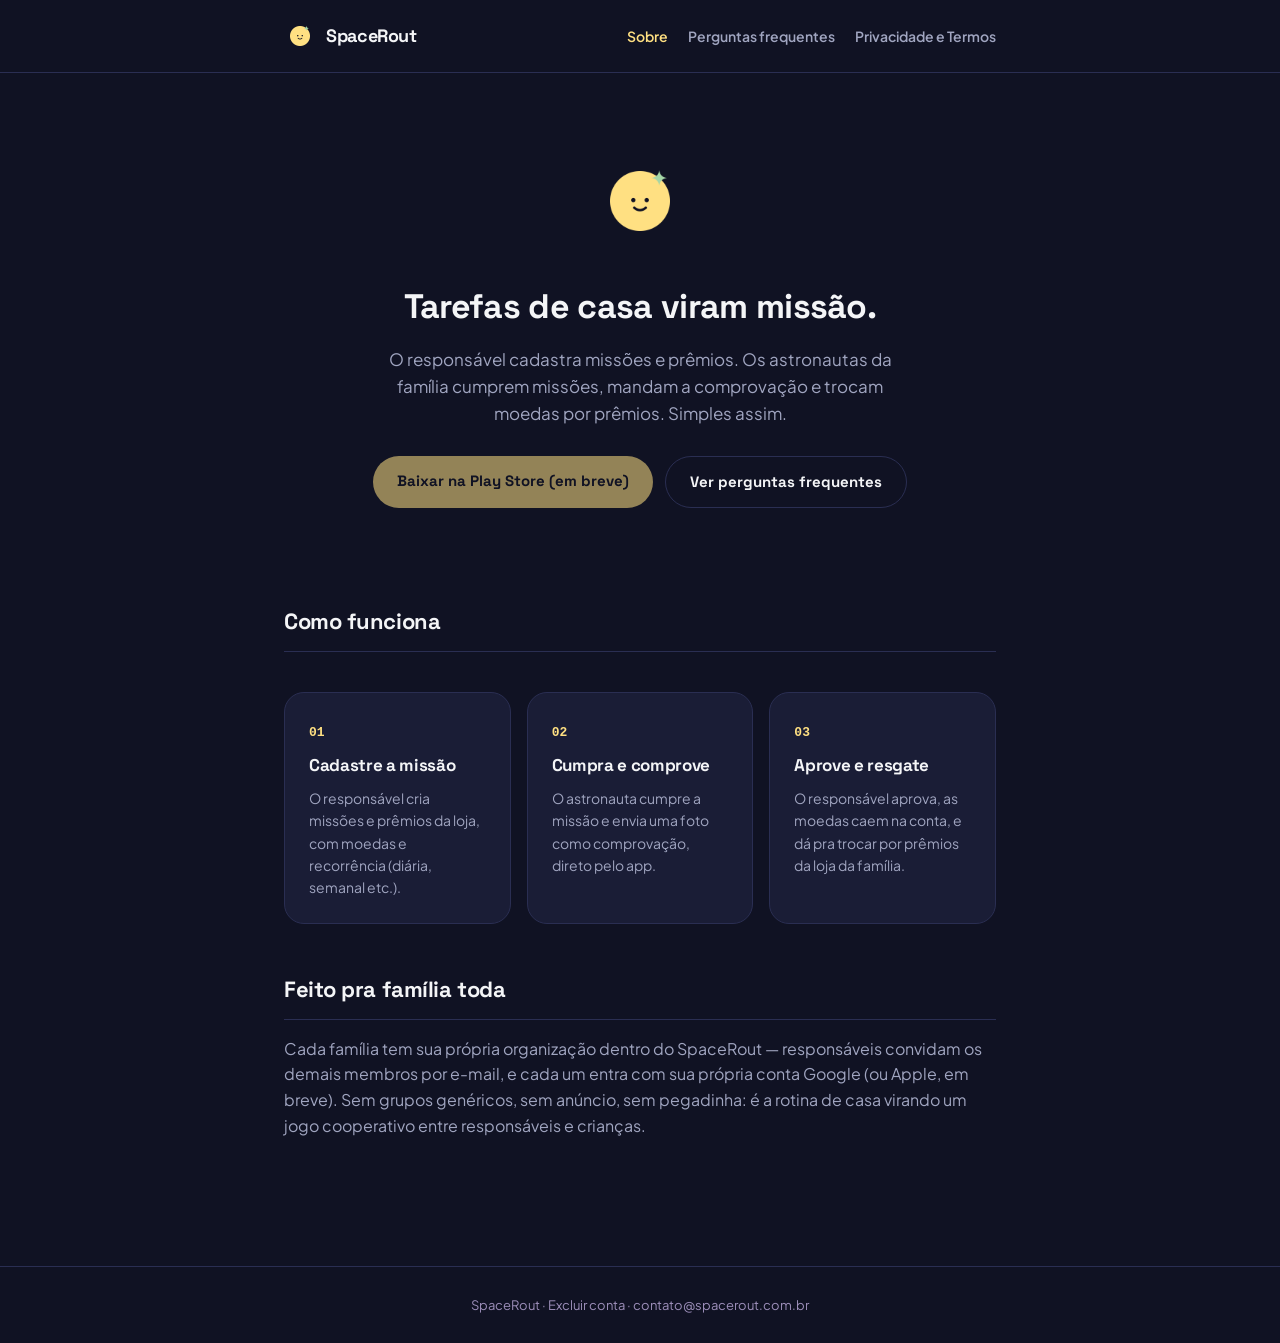
<file: docs/index.html>
<!doctype html>
<html lang="pt-BR">
<head>
<meta charset="utf-8" />
<meta name="viewport" content="width=device-width, initial-scale=1" />
<title>SpaceRout — tarefas de casa viram missão</title>
<meta name="description" content="SpaceRout transforma tarefas domésticas em missões: responsáveis cadastram missões e prêmios, e os astronautas da família cumprem missões e trocam moedas por prêmios." />
<link rel="icon" href="assets/favicon.png" />
<link rel="apple-touch-icon" href="assets/apple-touch-icon.png" />
<link rel="preconnect" href="https://fonts.googleapis.com" />
<link rel="preconnect" href="https://fonts.gstatic.com" crossorigin />
<link href="https://fonts.googleapis.com/css2?family=Plus+Jakarta+Sans:wght@400;600;700&family=Space+Grotesk:wght@600;700&display=swap" rel="stylesheet" />
<link rel="stylesheet" href="assets/style.css" />
</head>
<body>

<header class="site-header">
  <div class="wrap">
    <div class="brand">
      <img src="assets/favicon.png" alt="" />
      <span class="brand-word">SpaceRout</span>
    </div>
    <nav class="site-nav">
      <a href="index.html" class="active">Sobre</a>
      <a href="faq.html">Perguntas frequentes</a>
      <a href="privacidade.html">Privacidade e Termos</a>
    </nav>
  </div>
</header>

<main>
  <div class="wrap">

    <section class="hero">
      <img src="assets/favicon.png" alt="Mascote Stellar do SpaceRout" />
      <h1>Tarefas de casa viram missão.</h1>
      <p class="subtitle">
        O responsável cadastra missões e prêmios. Os astronautas da família
        cumprem missões, mandam a comprovação e trocam moedas por prêmios.
        Simples assim.
      </p>
      <div class="cta-row">
        <a class="btn btn-primary" href="#" aria-disabled="true" title="Em breve">Baixar na Play Store (em breve)</a>
        <a class="btn btn-secondary" href="faq.html">Ver perguntas frequentes</a>
      </div>
    </section>

    <section class="block">
      <h2>Como funciona</h2>
      <div class="steps">
        <div class="card">
          <span class="step-number">01</span>
          <h3>Cadastre a missão</h3>
          <p>O responsável cria missões e prêmios da loja, com moedas e recorrência (diária, semanal etc.).</p>
        </div>
        <div class="card">
          <span class="step-number">02</span>
          <h3>Cumpra e comprove</h3>
          <p>O astronauta cumpre a missão e envia uma foto como comprovação, direto pelo app.</p>
        </div>
        <div class="card">
          <span class="step-number">03</span>
          <h3>Aprove e resgate</h3>
          <p>O responsável aprova, as moedas caem na conta, e dá pra trocar por prêmios da loja da família.</p>
        </div>
      </div>
    </section>

    <section class="block">
      <h2>Feito pra família toda</h2>
      <p>
        Cada família tem sua própria organização dentro do SpaceRout — responsáveis
        convidam os demais membros por e-mail, e cada um entra com sua própria conta
        Google (ou Apple, em breve). Sem grupos genéricos, sem anúncio, sem pegadinha:
        é a rotina de casa virando um jogo cooperativo entre responsáveis e crianças.
      </p>
    </section>

  </div>
</main>

<footer class="site-footer">
  <div class="wrap">
    SpaceRout · <a href="exclusao-de-conta.html">Excluir conta</a> · <a href="mailto:contato@spacerout.com.br">contato@spacerout.com.br</a>
  </div>
</footer>

</body>
</html>
</file>
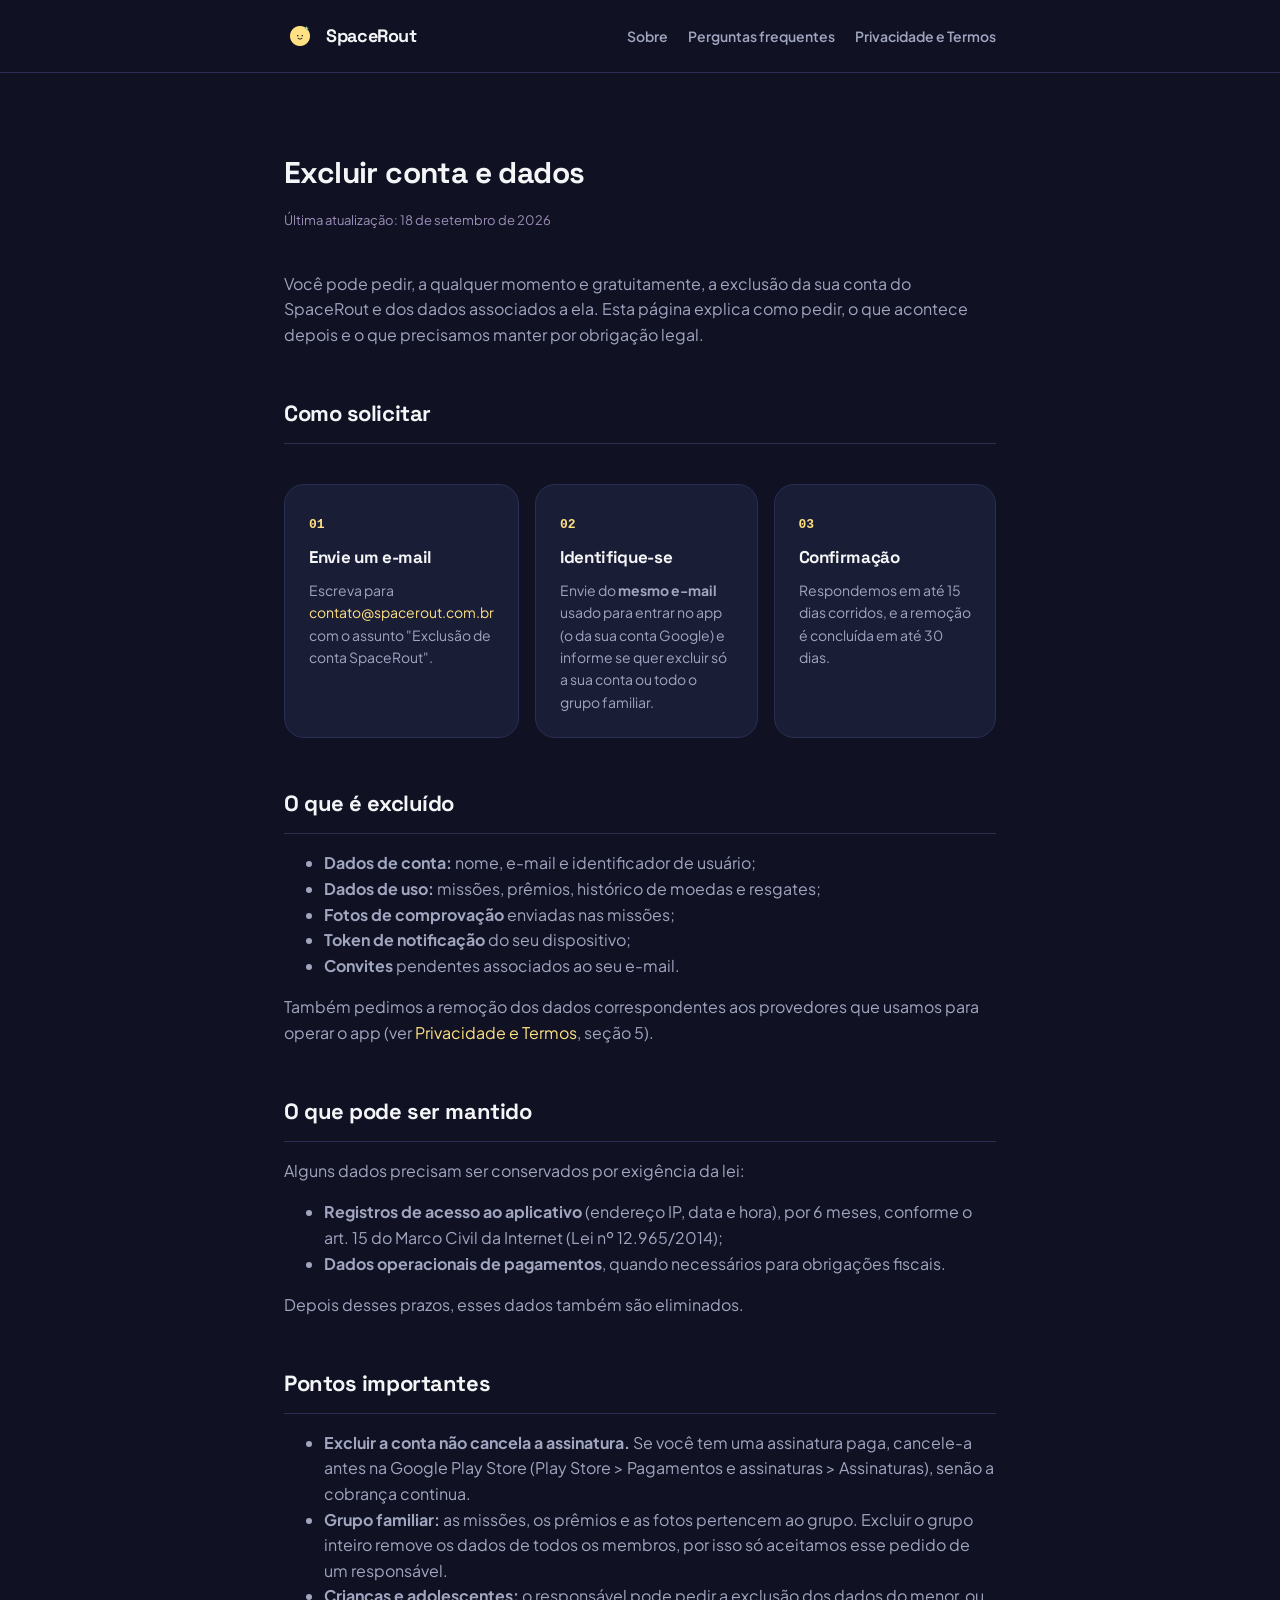
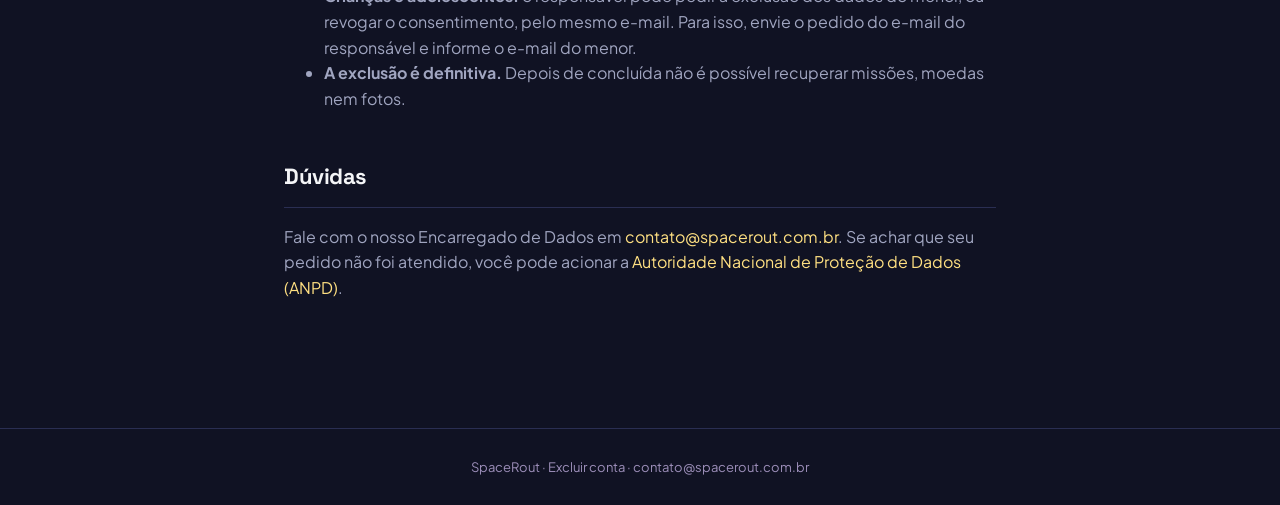
<file: docs/exclusao-de-conta.html>
<!doctype html>
<html lang="pt-BR">
<head>
<meta charset="utf-8" />
<meta name="viewport" content="width=device-width, initial-scale=1" />
<title>Excluir conta e dados — SpaceRout</title>
<meta name="description" content="Como solicitar a exclusão da sua conta e dos seus dados no SpaceRout: passo a passo, o que é apagado, o que é mantido por obrigação legal e prazos." />
<link rel="icon" href="assets/favicon.png" />
<link rel="apple-touch-icon" href="assets/apple-touch-icon.png" />
<link rel="preconnect" href="https://fonts.googleapis.com" />
<link rel="preconnect" href="https://fonts.gstatic.com" crossorigin />
<link href="https://fonts.googleapis.com/css2?family=Plus+Jakarta+Sans:wght@400;600;700&family=Space+Grotesk:wght@600;700&display=swap" rel="stylesheet" />
<link rel="stylesheet" href="assets/style.css" />
</head>
<body>

<header class="site-header">
  <div class="wrap">
    <div class="brand">
      <img src="assets/favicon.png" alt="" />
      <span class="brand-word">SpaceRout</span>
    </div>
    <nav class="site-nav">
      <a href="index.html">Sobre</a>
      <a href="faq.html">Perguntas frequentes</a>
      <a href="privacidade.html">Privacidade e Termos</a>
    </nav>
  </div>
</header>

<main>
  <div class="wrap">
    <h1 class="page-title">Excluir conta e dados</h1>
    <p class="page-updated">Última atualização: 18 de setembro de 2026</p>

    <p>
      Você pode pedir, a qualquer momento e gratuitamente, a exclusão da sua
      conta do SpaceRout e dos dados associados a ela. Esta página explica
      como pedir, o que acontece depois e o que precisamos manter por
      obrigação legal.
    </p>

    <section class="block">
      <h2>Como solicitar</h2>
      <div class="steps">
        <div class="card">
          <span class="step-number">01</span>
          <h3>Envie um e-mail</h3>
          <p>
            Escreva para
            <a href="mailto:contato@spacerout.com.br?subject=Exclus%C3%A3o%20de%20conta%20SpaceRout">contato@spacerout.com.br</a>
            com o assunto "Exclusão de conta SpaceRout".
          </p>
        </div>
        <div class="card">
          <span class="step-number">02</span>
          <h3>Identifique-se</h3>
          <p>
            Envie do <strong>mesmo e-mail</strong> usado para entrar no app
            (o da sua conta Google) e informe se quer excluir só a sua conta
            ou todo o grupo familiar.
          </p>
        </div>
        <div class="card">
          <span class="step-number">03</span>
          <h3>Confirmação</h3>
          <p>
            Respondemos em até 15 dias corridos, e a remoção é concluída em
            até 30 dias.
          </p>
        </div>
      </div>
    </section>

    <section class="block">
      <h2>O que é excluído</h2>
      <ul>
        <li><strong>Dados de conta:</strong> nome, e-mail e identificador de
          usuário;</li>
        <li><strong>Dados de uso:</strong> missões, prêmios, histórico de
          moedas e resgates;</li>
        <li><strong>Fotos de comprovação</strong> enviadas nas missões;</li>
        <li><strong>Token de notificação</strong> do seu dispositivo;</li>
        <li><strong>Convites</strong> pendentes associados ao seu e-mail.</li>
      </ul>
      <p>
        Também pedimos a remoção dos dados correspondentes aos provedores
        que usamos para operar o app (ver
        <a href="privacidade.html">Privacidade e Termos</a>, seção 5).
      </p>
    </section>

    <section class="block">
      <h2>O que pode ser mantido</h2>
      <p>Alguns dados precisam ser conservados por exigência da lei:</p>
      <ul>
        <li><strong>Registros de acesso ao aplicativo</strong> (endereço IP,
          data e hora), por 6 meses, conforme o art. 15 do Marco Civil da
          Internet (Lei nº 12.965/2014);</li>
        <li><strong>Dados operacionais de pagamentos</strong>, quando
          necessários para obrigações fiscais.</li>
      </ul>
      <p>Depois desses prazos, esses dados também são eliminados.</p>
    </section>

    <section class="block">
      <h2>Pontos importantes</h2>
      <ul>
        <li><strong>Excluir a conta não cancela a assinatura.</strong> Se
          você tem uma assinatura paga, cancele-a antes na Google Play
          Store (Play Store &gt; Pagamentos e assinaturas &gt; Assinaturas),
          senão a cobrança continua.</li>
        <li><strong>Grupo familiar:</strong> as missões, os prêmios e as
          fotos pertencem ao grupo. Excluir o grupo inteiro remove os dados
          de todos os membros, por isso só aceitamos esse pedido de um
          responsável.</li>
        <li><strong>Crianças e adolescentes:</strong> o responsável pode
          pedir a exclusão dos dados do menor, ou revogar o consentimento,
          pelo mesmo e-mail. Para isso, envie o pedido do e-mail do
          responsável e informe o e-mail do menor.</li>
        <li><strong>A exclusão é definitiva.</strong> Depois de concluída não
          é possível recuperar missões, moedas nem fotos.</li>
      </ul>
    </section>

    <section class="block">
      <h2>Dúvidas</h2>
      <p>
        Fale com o nosso Encarregado de Dados em
        <a href="mailto:contato@spacerout.com.br">contato@spacerout.com.br</a>.
        Se achar que seu pedido não foi atendido, você pode acionar a
        <a href="https://www.gov.br/anpd/" target="_blank" rel="noopener">Autoridade Nacional de Proteção de Dados (ANPD)</a>.
      </p>
    </section>

  </div>
</main>

<footer class="site-footer">
  <div class="wrap">
    SpaceRout · <a href="exclusao-de-conta.html">Excluir conta</a> · <a href="mailto:contato@spacerout.com.br">contato@spacerout.com.br</a>
  </div>
</footer>

</body>
</html>
</file>
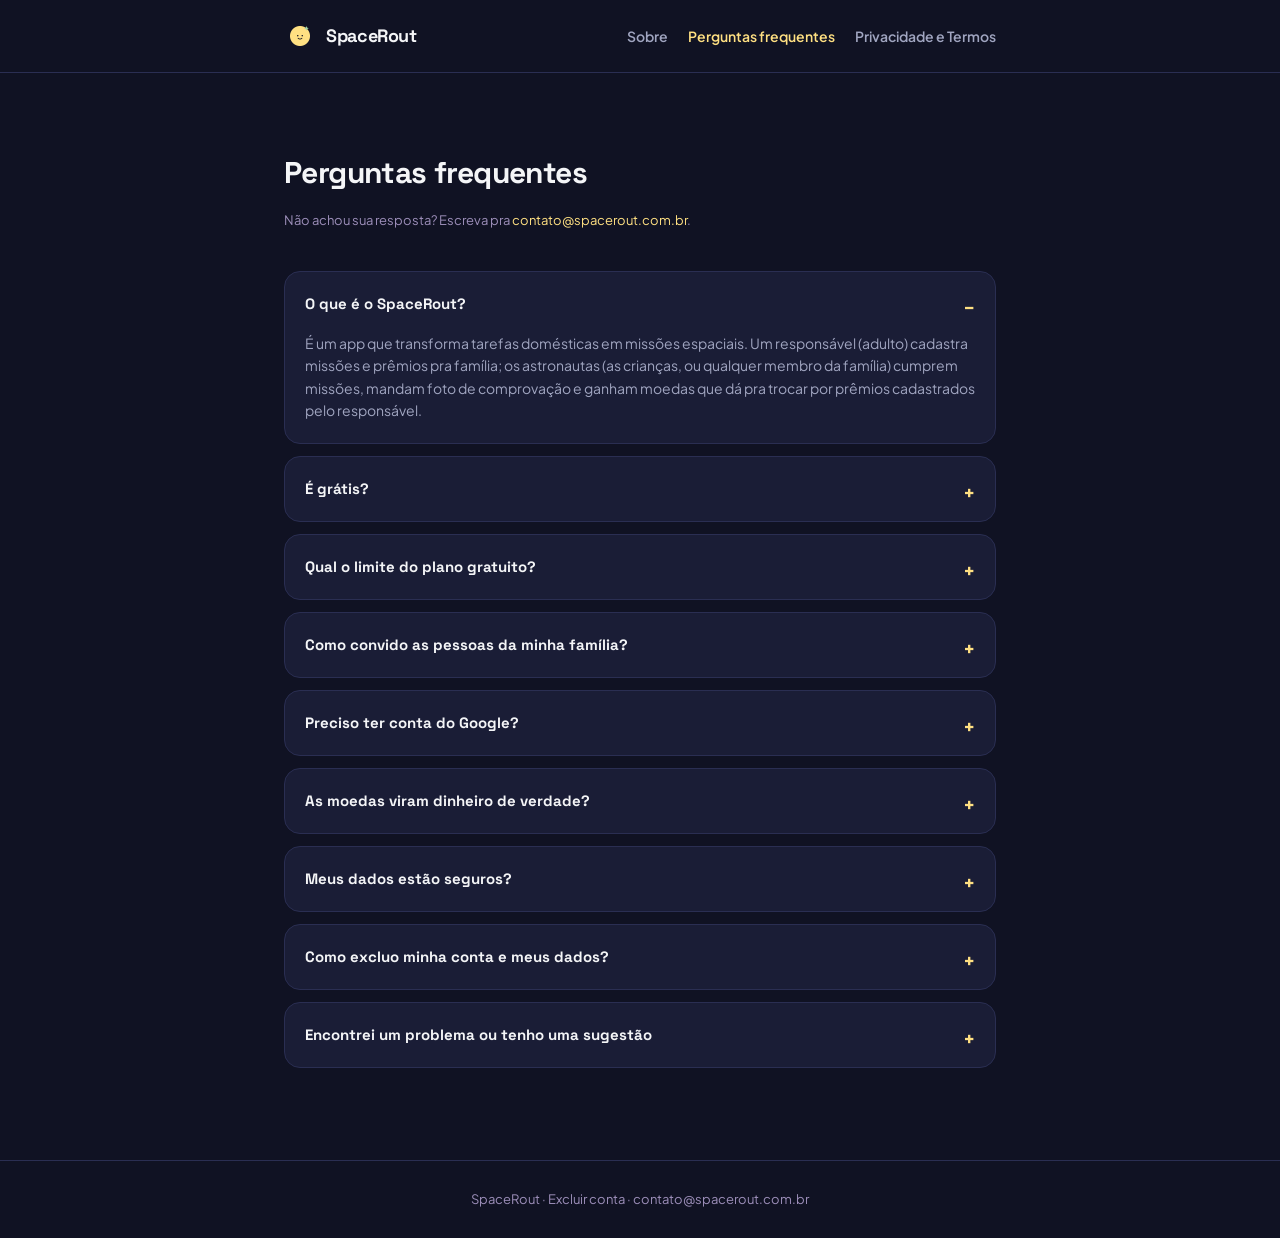
<file: docs/faq.html>
<!doctype html>
<html lang="pt-BR">
<head>
<meta charset="utf-8" />
<meta name="viewport" content="width=device-width, initial-scale=1" />
<title>Perguntas frequentes — SpaceRout</title>
<meta name="description" content="Perguntas frequentes sobre o SpaceRout: como funciona, plano gratuito, convites, segurança dos dados e exclusão de conta." />
<link rel="icon" href="assets/favicon.png" />
<link rel="apple-touch-icon" href="assets/apple-touch-icon.png" />
<link rel="preconnect" href="https://fonts.googleapis.com" />
<link rel="preconnect" href="https://fonts.gstatic.com" crossorigin />
<link href="https://fonts.googleapis.com/css2?family=Plus+Jakarta+Sans:wght@400;600;700&family=Space+Grotesk:wght@600;700&display=swap" rel="stylesheet" />
<link rel="stylesheet" href="assets/style.css" />
</head>
<body>

<header class="site-header">
  <div class="wrap">
    <div class="brand">
      <img src="assets/favicon.png" alt="" />
      <span class="brand-word">SpaceRout</span>
    </div>
    <nav class="site-nav">
      <a href="index.html">Sobre</a>
      <a href="faq.html" class="active">Perguntas frequentes</a>
      <a href="privacidade.html">Privacidade e Termos</a>
    </nav>
  </div>
</header>

<main>
  <div class="wrap">
    <h1 class="page-title">Perguntas frequentes</h1>
    <p class="page-updated">Não achou sua resposta? Escreva pra <a href="mailto:contato@spacerout.com.br">contato@spacerout.com.br</a>.</p>

    <details class="faq-item" open>
      <summary>O que é o SpaceRout?</summary>
      <p>
        É um app que transforma tarefas domésticas em missões espaciais.
        Um responsável (adulto) cadastra missões e prêmios pra família; os
        astronautas (as crianças, ou qualquer membro da família) cumprem
        missões, mandam foto de comprovação e ganham moedas que dá pra
        trocar por prêmios cadastrados pelo responsável.
      </p>
    </details>

    <details class="faq-item">
      <summary>É grátis?</summary>
      <p>
        Sim, o SpaceRout tem um plano gratuito. Existe também um plano pago
        com mais limites — os detalhes de preço aparecem dentro do app assim
        que a assinatura for lançada.
      </p>
    </details>

    <details class="faq-item">
      <summary>Qual o limite do plano gratuito?</summary>
      <p>
        No plano gratuito, cada família pode ter até 3 missões ativas e 3
        prêmios ativos ao mesmo tempo. Dá pra pausar uma missão ou prêmio
        (sem perder o cadastro) pra abrir espaço pra outro.
      </p>
    </details>

    <details class="faq-item">
      <summary>Como convido as pessoas da minha família?</summary>
      <p>
        Dentro do app, o responsável cadastra o e-mail de cada pessoa e
        manda um convite. A pessoa convidada recebe um e-mail e, ao entrar
        no app com esse mesmo e-mail (via Google, ou Apple quando
        disponível), já cai direto na família certa.
      </p>
    </details>

    <details class="faq-item">
      <summary>Preciso ter conta do Google?</summary>
      <p>
        Hoje o login é feito com conta Google (login com Apple está previsto
        pra quando o app estiver disponível pra iOS). Não existe cadastro
        com e-mail e senha próprios — usamos login social pra manter a conta
        seguranca sem o SpaceRout guardar sua senha.
      </p>
    </details>

    <details class="faq-item">
      <summary>As moedas viram dinheiro de verdade?</summary>
      <p>
        Não. As moedas são só uma mecânica interna de gamificação — servem
        pra trocar por prêmios que a própria família cadastrou (que podem
        ser mesada, um passeio, tempo de tela, o que a família combinar).
        O SpaceRout não processa nenhum tipo de pagamento em dinheiro real
        entre os membros da família.
      </p>
    </details>

    <details class="faq-item">
      <summary>Meus dados estão seguros?</summary>
      <p>
        Sim. Os dados de cada família ficam isolados dos de outras famílias
        no banco de dados, e fotos de comprovação ficam num espaço de
        armazenamento privado, visível só pra quem é da mesma família.
        Detalhes completos em <a href="privacidade.html">Privacidade e Termos</a>.
      </p>
    </details>

    <details class="faq-item">
      <summary>Como excluo minha conta e meus dados?</summary>
      <p>
        Escreva pra <a href="mailto:contato@spacerout.com.br">contato@spacerout.com.br</a>
        pedindo a exclusão, a partir do e-mail cadastrado no app. A gente
        confirma e remove os dados da sua conta.
      </p>
    </details>

    <details class="faq-item">
      <summary>Encontrei um problema ou tenho uma sugestão</summary>
      <p>
        Manda pra <a href="mailto:contato@spacerout.com.br">contato@spacerout.com.br</a> —
        toda sugestão e relato de bug ajuda a melhorar o app.
      </p>
    </details>

  </div>
</main>

<footer class="site-footer">
  <div class="wrap">
    SpaceRout · <a href="exclusao-de-conta.html">Excluir conta</a> · <a href="mailto:contato@spacerout.com.br">contato@spacerout.com.br</a>
  </div>
</footer>

</body>
</html>
</file>
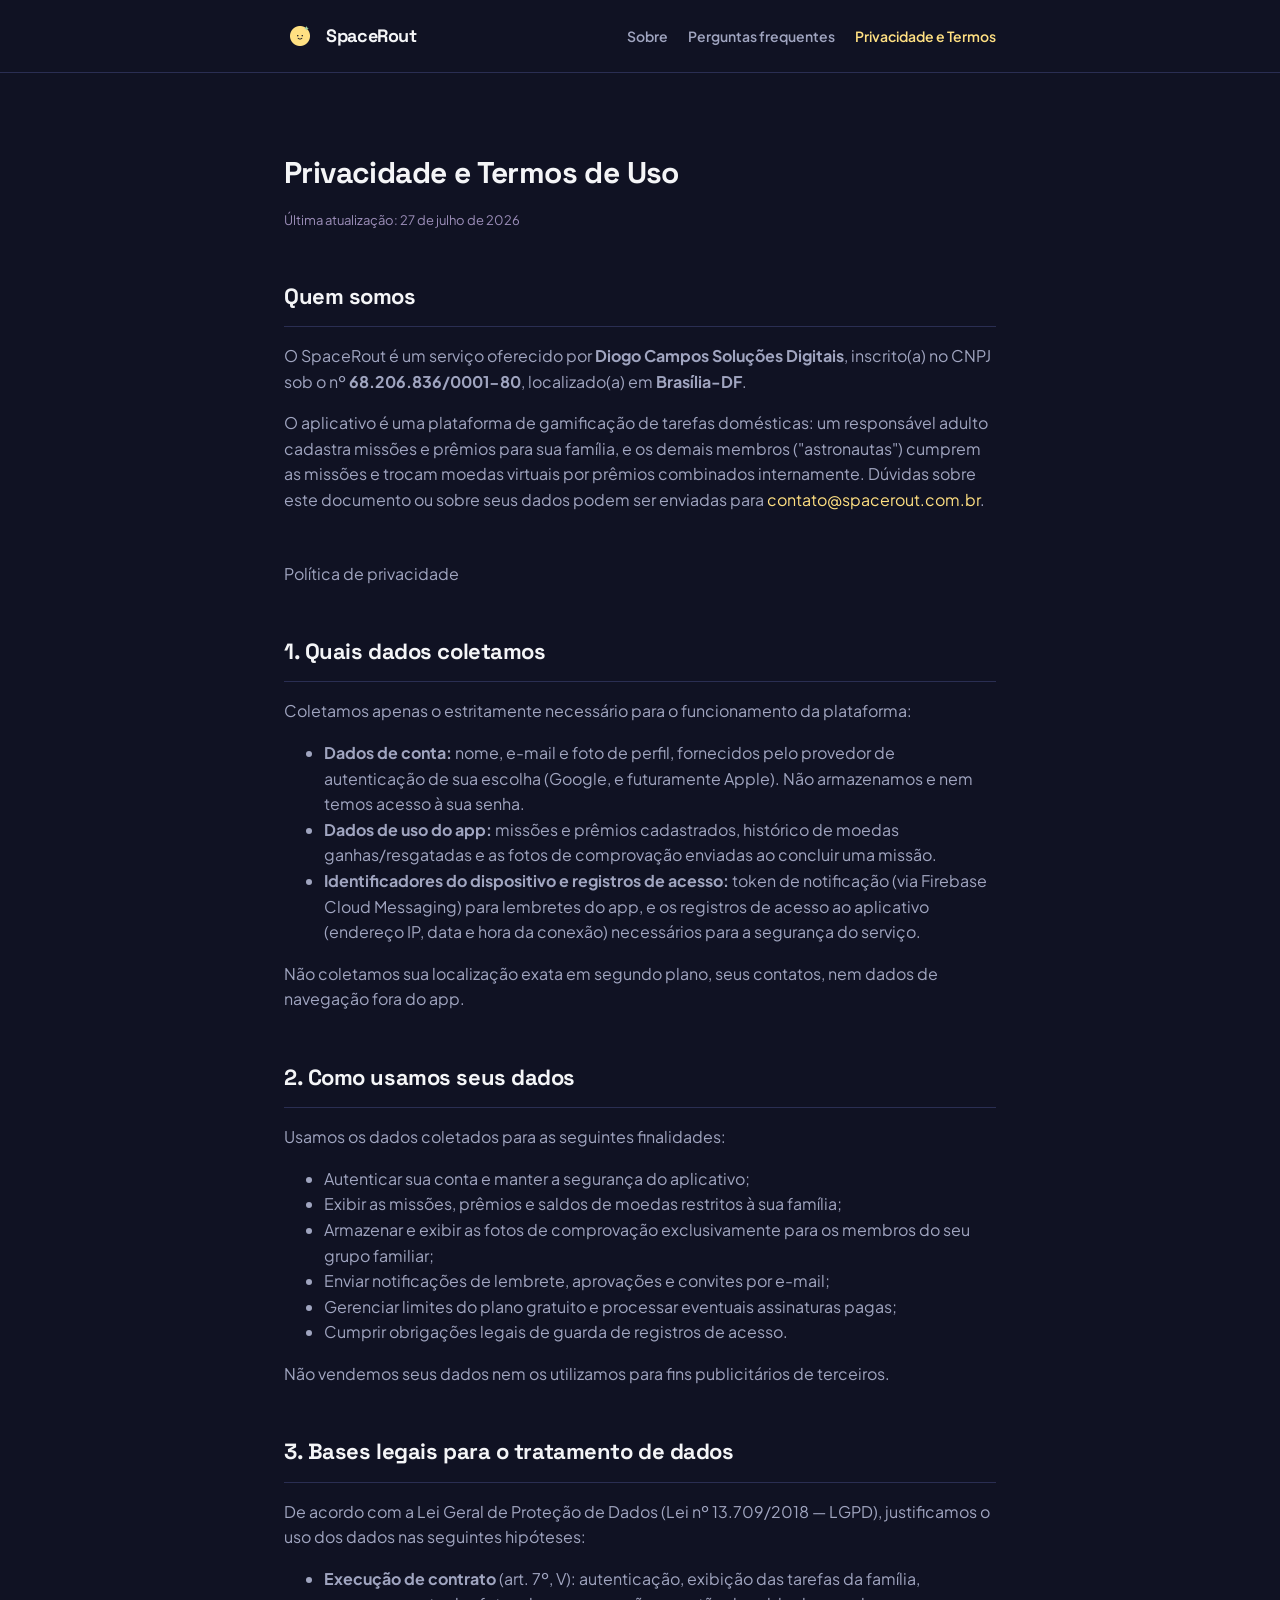
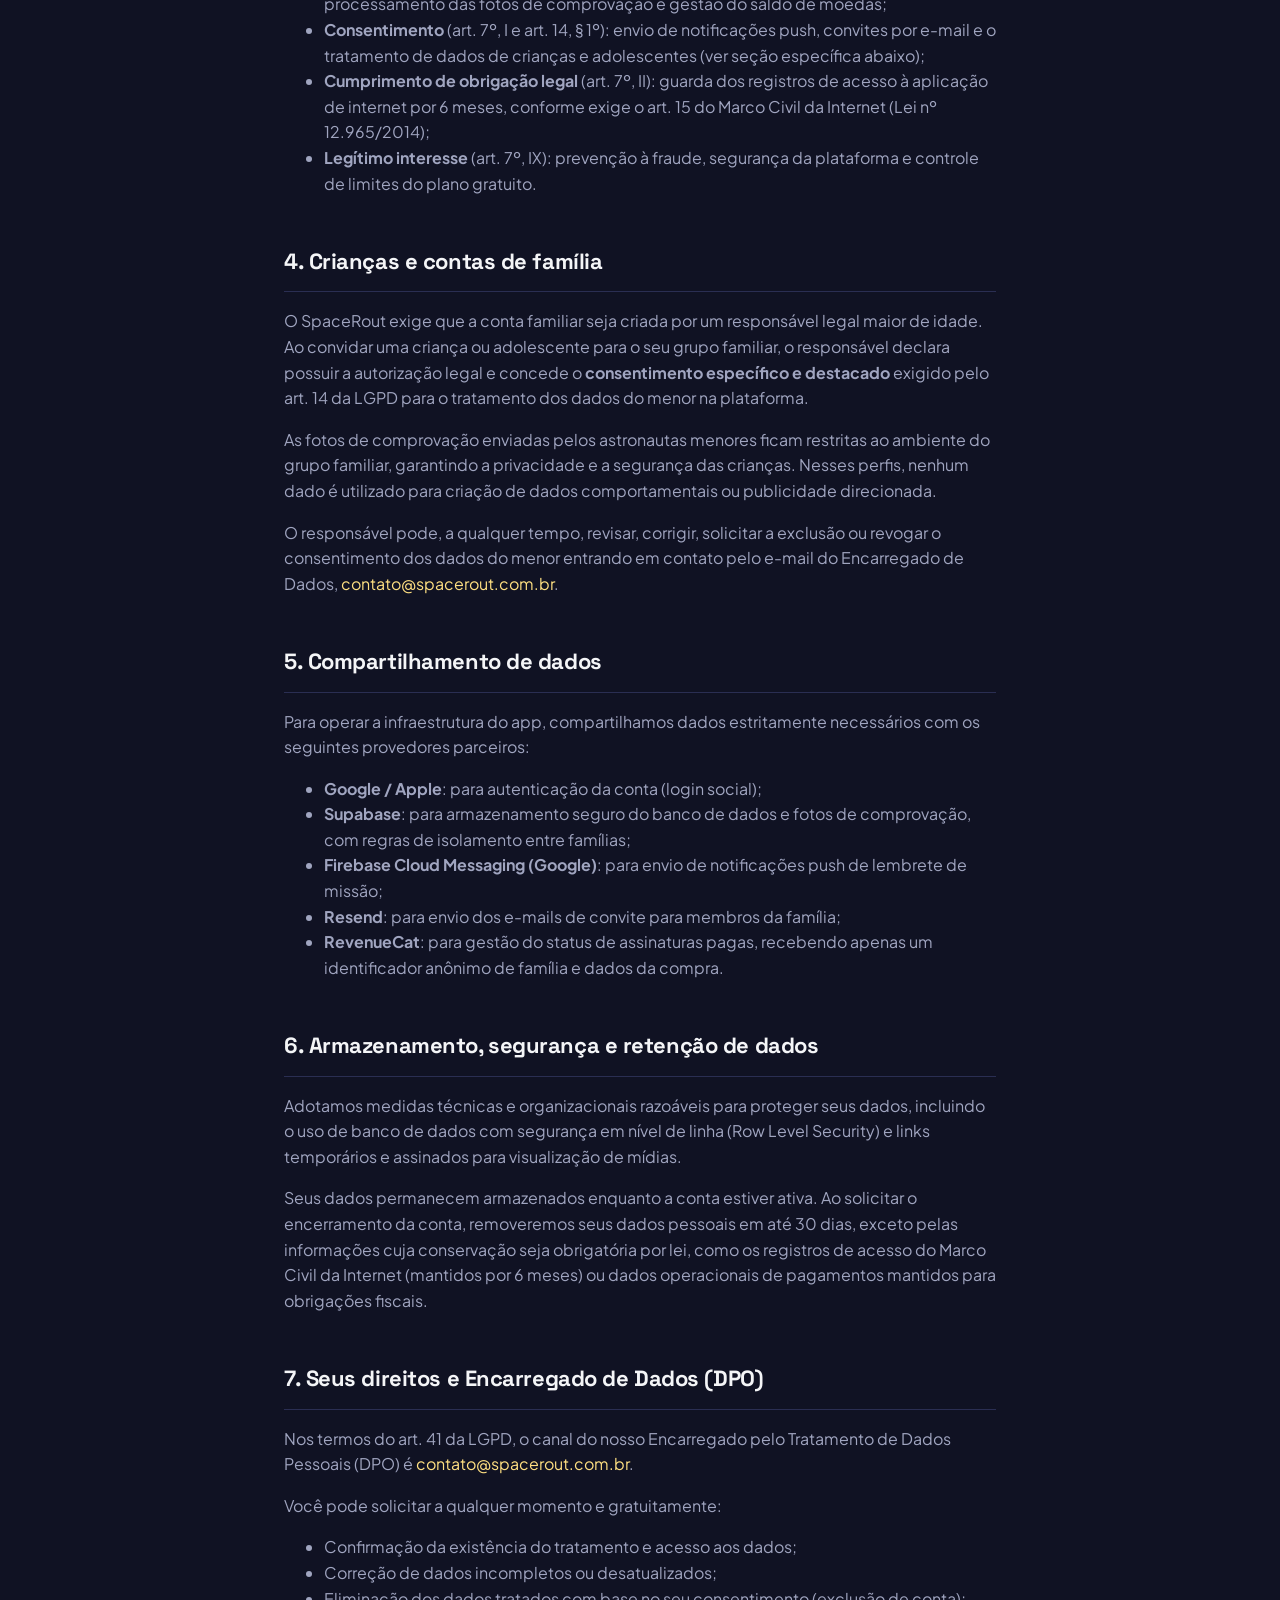
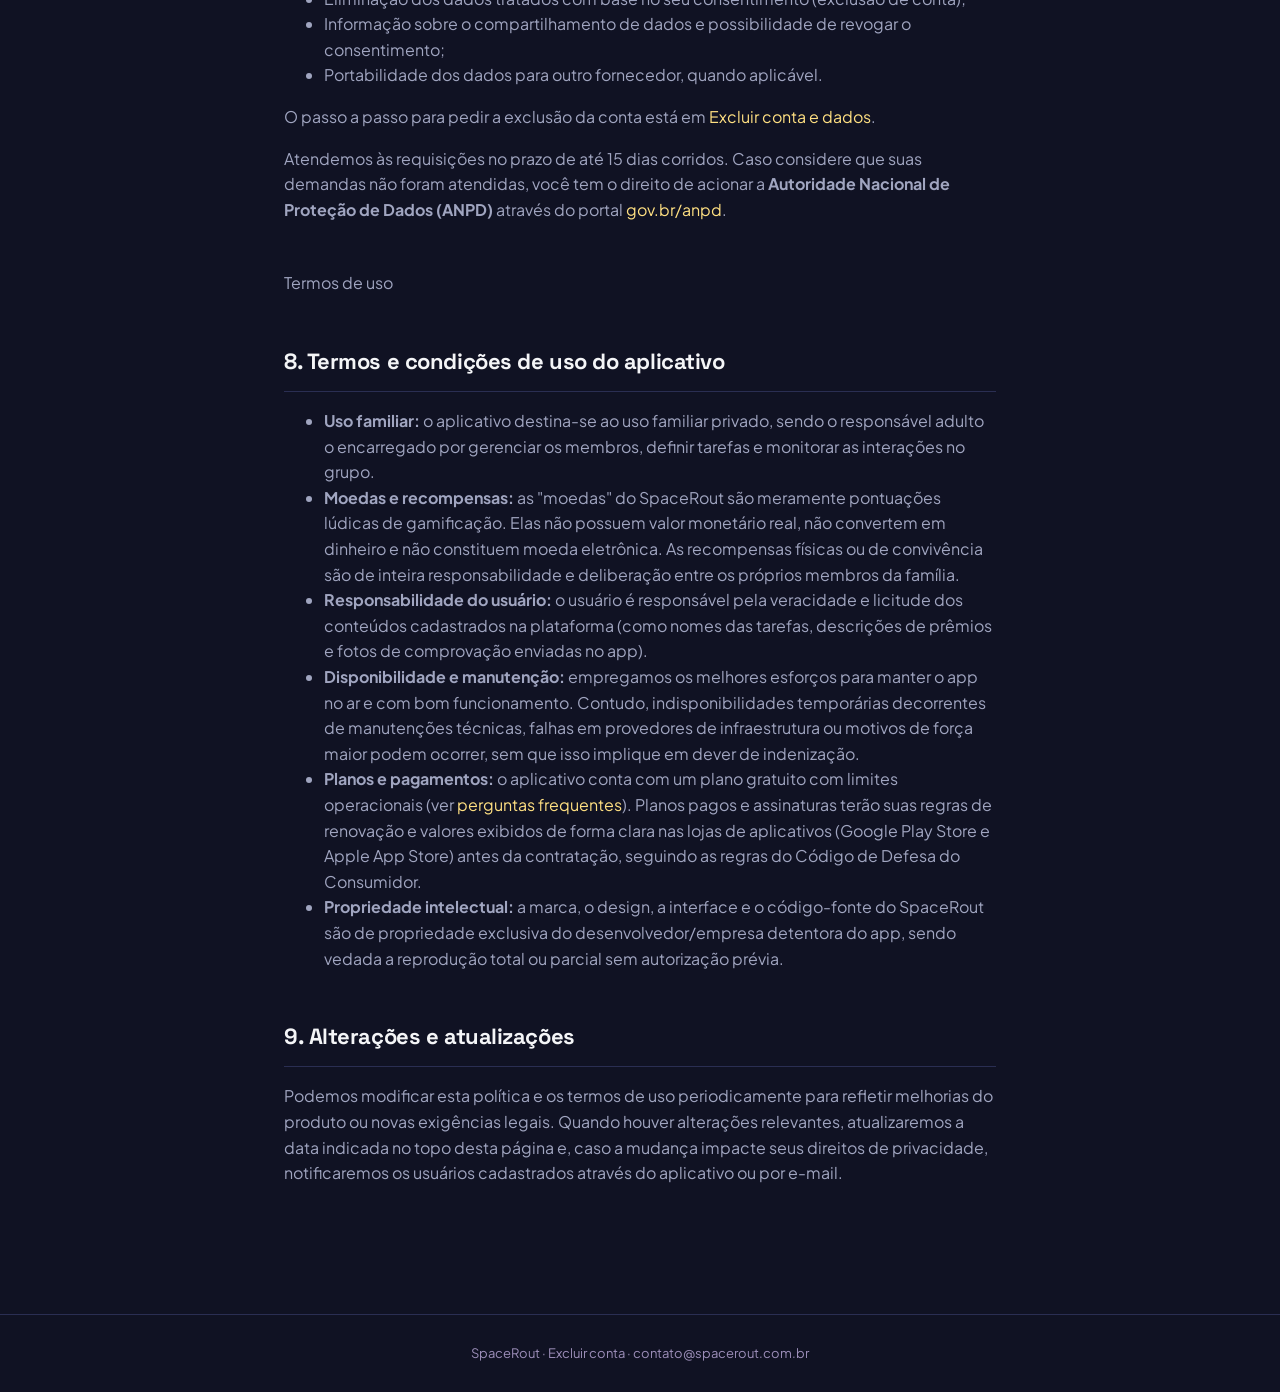
<file: docs/privacidade.html>
<!doctype html>
<html lang="pt-BR">
<head>
<meta charset="utf-8" />
<meta name="viewport" content="width=device-width, initial-scale=1" />
<title>Privacidade e Termos de Uso — SpaceRout</title>
<meta name="description" content="Política de privacidade e termos de uso do SpaceRout: quais dados coletamos, como usamos, com quem compartilhamos e como excluir sua conta." />
<link rel="icon" href="assets/favicon.png" />
<link rel="apple-touch-icon" href="assets/apple-touch-icon.png" />
<link rel="preconnect" href="https://fonts.googleapis.com" />
<link rel="preconnect" href="https://fonts.gstatic.com" crossorigin />
<link href="https://fonts.googleapis.com/css2?family=Plus+Jakarta+Sans:wght@400;600;700&family=Space+Grotesk:wght@600;700&display=swap" rel="stylesheet" />
<link rel="stylesheet" href="assets/style.css" />
</head>
<body>

<header class="site-header">
  <div class="wrap">
    <div class="brand">
      <img src="assets/favicon.png" alt="" />
      <span class="brand-word">SpaceRout</span>
    </div>
    <nav class="site-nav">
      <a href="index.html">Sobre</a>
      <a href="faq.html">Perguntas frequentes</a>
      <a href="privacidade.html" class="active">Privacidade e Termos</a>
    </nav>
  </div>
</header>

<main>
  <div class="wrap">
    <h1 class="page-title">Privacidade e Termos de Uso</h1>
    <p class="page-updated">Última atualização: 27 de julho de 2026</p>

    <section class="block">
      <h2>Quem somos</h2>
      <p>
        O SpaceRout é um serviço oferecido por
        <strong>Diogo Campos Soluções Digitais</strong>, inscrito(a) no
        CNPJ sob o nº <strong>68.206.836/0001-80</strong>, localizado(a)
        em <strong>Brasília-DF</strong>.
      </p>
      <p>
        O aplicativo é uma plataforma de gamificação de tarefas domésticas: um
        responsável adulto cadastra missões e prêmios para sua família, e os
        demais membros ("astronautas") cumprem as missões e trocam moedas
        virtuais por prêmios combinados internamente. Dúvidas sobre este
        documento ou sobre seus dados podem ser enviadas para
        <a href="mailto:contato@spacerout.com.br">contato@spacerout.com.br</a>.
      </p>
    </section>

    <p class="doc-divider">Política de privacidade</p>

    <section class="block">
      <h2>1. Quais dados coletamos</h2>
      <p>Coletamos apenas o estritamente necessário para o funcionamento da
        plataforma:</p>
      <ul>
        <li><strong>Dados de conta:</strong> nome, e-mail e foto de perfil,
          fornecidos pelo provedor de autenticação de sua escolha (Google, e
          futuramente Apple). Não armazenamos e nem temos acesso à sua
          senha.</li>
        <li><strong>Dados de uso do app:</strong> missões e prêmios
          cadastrados, histórico de moedas ganhas/resgatadas e as fotos de
          comprovação enviadas ao concluir uma missão.</li>
        <li><strong>Identificadores do dispositivo e registros de acesso:</strong>
          token de notificação (via Firebase Cloud Messaging) para lembretes
          do app, e os registros de acesso ao aplicativo (endereço IP, data e
          hora da conexão) necessários para a segurança do serviço.</li>
      </ul>
      <p>Não coletamos sua localização exata em segundo plano, seus
        contatos, nem dados de navegação fora do app.</p>
    </section>

    <section class="block">
      <h2>2. Como usamos seus dados</h2>
      <p>Usamos os dados coletados para as seguintes finalidades:</p>
      <ul>
        <li>Autenticar sua conta e manter a segurança do aplicativo;</li>
        <li>Exibir as missões, prêmios e saldos de moedas restritos à sua
          família;</li>
        <li>Armazenar e exibir as fotos de comprovação exclusivamente para os
          membros do seu grupo familiar;</li>
        <li>Enviar notificações de lembrete, aprovações e convites por
          e-mail;</li>
        <li>Gerenciar limites do plano gratuito e processar eventuais
          assinaturas pagas;</li>
        <li>Cumprir obrigações legais de guarda de registros de acesso.</li>
      </ul>
      <p>Não vendemos seus dados nem os utilizamos para fins publicitários de
        terceiros.</p>
    </section>

    <section class="block">
      <h2>3. Bases legais para o tratamento de dados</h2>
      <p>De acordo com a Lei Geral de Proteção de Dados (Lei nº 13.709/2018 —
        LGPD), justificamos o uso dos dados nas seguintes hipóteses:</p>
      <ul>
        <li><strong>Execução de contrato</strong> (art. 7º, V): autenticação,
          exibição das tarefas da família, processamento das fotos de
          comprovação e gestão do saldo de moedas;</li>
        <li><strong>Consentimento</strong> (art. 7º, I e art. 14, § 1º): envio
          de notificações push, convites por e-mail e o tratamento de dados
          de crianças e adolescentes (ver seção específica abaixo);</li>
        <li><strong>Cumprimento de obrigação legal</strong> (art. 7º, II):
          guarda dos registros de acesso à aplicação de internet por 6 meses,
          conforme exige o art. 15 do Marco Civil da Internet (Lei nº
          12.965/2014);</li>
        <li><strong>Legítimo interesse</strong> (art. 7º, IX): prevenção à
          fraude, segurança da plataforma e controle de limites do plano
          gratuito.</li>
      </ul>
    </section>

    <section class="block">
      <h2>4. Crianças e contas de família</h2>
      <p>
        O SpaceRout exige que a conta familiar seja criada por um responsável
        legal maior de idade. Ao convidar uma criança ou adolescente para o
        seu grupo familiar, o responsável declara possuir a autorização legal
        e concede o <strong>consentimento específico e destacado</strong>
        exigido pelo art. 14 da LGPD para o tratamento dos dados do menor na
        plataforma.
      </p>
      <p>
        As fotos de comprovação enviadas pelos astronautas menores ficam
        restritas ao ambiente do grupo familiar, garantindo a privacidade e a
        segurança das crianças. Nesses perfis, nenhum dado é utilizado para
        criação de dados comportamentais ou publicidade direcionada.
      </p>
      <p>
        O responsável pode, a qualquer tempo, revisar, corrigir, solicitar a
        exclusão ou revogar o consentimento dos dados do menor entrando em
        contato pelo e-mail do Encarregado de Dados,
        <a href="mailto:contato@spacerout.com.br">contato@spacerout.com.br</a>.
      </p>
    </section>

    <section class="block">
      <h2>5. Compartilhamento de dados</h2>
      <p>Para operar a infraestrutura do app, compartilhamos dados
        estritamente necessários com os seguintes provedores parceiros:</p>
      <ul>
        <li><strong>Google / Apple</strong>: para autenticação da conta
          (login social);</li>
        <li><strong>Supabase</strong>: para armazenamento seguro do banco de
          dados e fotos de comprovação, com regras de isolamento entre
          famílias;</li>
        <li><strong>Firebase Cloud Messaging (Google)</strong>: para envio de
          notificações push de lembrete de missão;</li>
        <li><strong>Resend</strong>: para envio dos e-mails de convite para
          membros da família;</li>
        <li><strong>RevenueCat</strong>: para gestão do status de assinaturas
          pagas, recebendo apenas um identificador anônimo de família e dados
          da compra.</li>
      </ul>
    </section>

    <section class="block">
      <h2>6. Armazenamento, segurança e retenção de dados</h2>
      <p>
        Adotamos medidas técnicas e organizacionais razoáveis para proteger
        seus dados, incluindo o uso de banco de dados com segurança em nível
        de linha (Row Level Security) e links temporários e assinados para
        visualização de mídias.
      </p>
      <p>
        Seus dados permanecem armazenados enquanto a conta estiver ativa. Ao
        solicitar o encerramento da conta, removeremos seus dados pessoais em
        até 30 dias, exceto pelas informações cuja conservação seja
        obrigatória por lei, como os registros de acesso do Marco Civil da
        Internet (mantidos por 6 meses) ou dados operacionais de pagamentos
        mantidos para obrigações fiscais.
      </p>
    </section>

    <section class="block">
      <h2>7. Seus direitos e Encarregado de Dados (DPO)</h2>
      <p>
        Nos termos do art. 41 da LGPD, o canal do nosso Encarregado pelo
        Tratamento de Dados Pessoais (DPO) é
        <a href="mailto:contato@spacerout.com.br">contato@spacerout.com.br</a>.
      </p>
      <p>Você pode solicitar a qualquer momento e gratuitamente:</p>
      <ul>
        <li>Confirmação da existência do tratamento e acesso aos dados;</li>
        <li>Correção de dados incompletos ou desatualizados;</li>
        <li>Eliminação dos dados tratados com base no seu consentimento
          (exclusão de conta);</li>
        <li>Informação sobre o compartilhamento de dados e possibilidade de
          revogar o consentimento;</li>
        <li>Portabilidade dos dados para outro fornecedor, quando
          aplicável.</li>
      </ul>
      <p>
        O passo a passo para pedir a exclusão da conta está em
        <a href="exclusao-de-conta.html">Excluir conta e dados</a>.
      </p>
      <p>
        Atendemos às requisições no prazo de até 15 dias corridos. Caso
        considere que suas demandas não foram atendidas, você tem o direito
        de acionar a <strong>Autoridade Nacional de Proteção de Dados
        (ANPD)</strong> através do portal
        <a href="https://www.gov.br/anpd/" target="_blank" rel="noopener">gov.br/anpd</a>.
      </p>
    </section>

    <p class="doc-divider">Termos de uso</p>

    <section class="block">
      <h2>8. Termos e condições de uso do aplicativo</h2>
      <ul>
        <li><strong>Uso familiar:</strong> o aplicativo destina-se ao uso
          familiar privado, sendo o responsável adulto o encarregado por
          gerenciar os membros, definir tarefas e monitorar as interações no
          grupo.</li>
        <li><strong>Moedas e recompensas:</strong> as "moedas" do SpaceRout
          são meramente pontuações lúdicas de gamificação. Elas não possuem
          valor monetário real, não convertem em dinheiro e não constituem
          moeda eletrônica. As recompensas físicas ou de convivência são de
          inteira responsabilidade e deliberação entre os próprios membros da
          família.</li>
        <li><strong>Responsabilidade do usuário:</strong> o usuário é
          responsável pela veracidade e licitude dos conteúdos cadastrados na
          plataforma (como nomes das tarefas, descrições de prêmios e fotos
          de comprovação enviadas no app).</li>
        <li><strong>Disponibilidade e manutenção:</strong> empregamos os
          melhores esforços para manter o app no ar e com bom funcionamento.
          Contudo, indisponibilidades temporárias decorrentes de manutenções
          técnicas, falhas em provedores de infraestrutura ou motivos de
          força maior podem ocorrer, sem que isso implique em dever de
          indenização.</li>
        <li><strong>Planos e pagamentos:</strong> o aplicativo conta com um
          plano gratuito com limites operacionais (ver
          <a href="faq.html">perguntas frequentes</a>). Planos pagos e
          assinaturas terão suas regras de renovação e valores exibidos de
          forma clara nas lojas de aplicativos (Google Play Store e Apple App
          Store) antes da contratação, seguindo as regras do Código de Defesa
          do Consumidor.</li>
        <li><strong>Propriedade intelectual:</strong> a marca, o design, a
          interface e o código-fonte do SpaceRout são de propriedade
          exclusiva do desenvolvedor/empresa detentora do app, sendo vedada a
          reprodução total ou parcial sem autorização prévia.</li>
      </ul>
    </section>

    <section class="block">
      <h2>9. Alterações e atualizações</h2>
      <p>
        Podemos modificar esta política e os termos de uso periodicamente
        para refletir melhorias do produto ou novas exigências legais.
        Quando houver alterações relevantes, atualizaremos a data indicada no
        topo desta página e, caso a mudança impacte seus direitos de
        privacidade, notificaremos os usuários cadastrados através do
        aplicativo ou por e-mail.
      </p>
    </section>

  </div>
</main>

<footer class="site-footer">
  <div class="wrap">
    SpaceRout · <a href="exclusao-de-conta.html">Excluir conta</a> · <a href="mailto:contato@spacerout.com.br">contato@spacerout.com.br</a>
  </div>
</footer>

</body>
</html>
</file>
<file: docs/assets/style.css>
:root {
  --space-dark: #101223;
  --surface-card: #1a1d36;
  --surface-border: #2a2e52;
  --stardust-yellow: #ffe082;
  --aurora-green: #a5d6a7;
  --nebula-lilac: #9c8eb9;
  --supernova-red: #ff8a80;
  --text-primary: #f4f5f7;
  --text-secondary: #a0a5c0;
  --text-on-primary: #101223;
}

* {
  box-sizing: border-box;
}

html {
  scroll-behavior: smooth;
}

body {
  margin: 0;
  background: var(--space-dark);
  color: var(--text-secondary);
  font-family: "Plus Jakarta Sans", -apple-system, BlinkMacSystemFont, sans-serif;
  line-height: 1.6;
}

h1, h2, h3, .brand-word {
  font-family: "Space Grotesk", -apple-system, BlinkMacSystemFont, sans-serif;
  color: var(--text-primary);
  letter-spacing: -0.02em;
}

a {
  color: var(--stardust-yellow);
  text-decoration: none;
}

a:hover {
  text-decoration: underline;
}

.wrap {
  max-width: 760px;
  margin: 0 auto;
  padding: 0 24px;
}

header.site-header {
  border-bottom: 1px solid var(--surface-border);
  padding: 20px 0;
}

header.site-header .wrap {
  display: flex;
  align-items: center;
  justify-content: space-between;
  flex-wrap: wrap;
  gap: 12px;
}

.brand {
  display: flex;
  align-items: center;
  gap: 10px;
  font-size: 18px;
  font-weight: 700;
}

.brand img {
  width: 32px;
  height: 32px;
  border-radius: 50%;
}

nav.site-nav {
  display: flex;
  gap: 20px;
  font-size: 14px;
  font-weight: 600;
}

nav.site-nav a {
  color: var(--text-secondary);
}

nav.site-nav a.active,
nav.site-nav a:hover {
  color: var(--stardust-yellow);
}

main {
  padding: 56px 0 80px;
}

.hero {
  text-align: center;
  padding: 24px 0 48px;
}

.hero img {
  width: 96px;
  height: 96px;
  border-radius: 50%;
  margin-bottom: 24px;
}

.hero h1 {
  font-size: 34px;
  margin: 0 0 12px;
}

.hero p.subtitle {
  font-size: 17px;
  max-width: 520px;
  margin: 0 auto;
}

.cta-row {
  display: flex;
  gap: 12px;
  justify-content: center;
  margin-top: 28px;
  flex-wrap: wrap;
}

.btn {
  display: inline-block;
  font-family: "Space Grotesk", sans-serif;
  font-weight: 700;
  font-size: 15px;
  padding: 13px 24px;
  border-radius: 999px;
  text-decoration: none;
}

.btn-primary {
  background: var(--stardust-yellow);
  color: var(--text-on-primary);
}

.btn-secondary {
  background: transparent;
  color: var(--text-primary);
  border: 1px solid var(--surface-border);
}

.btn[aria-disabled="true"] {
  opacity: 0.55;
  pointer-events: none;
}

.steps {
  display: grid;
  grid-template-columns: repeat(3, 1fr);
  gap: 16px;
  margin: 40px 0;
}

@media (max-width: 640px) {
  .steps {
    grid-template-columns: 1fr;
  }
}

.card {
  background: var(--surface-card);
  border: 1px solid var(--surface-border);
  border-radius: 20px;
  padding: 24px;
}

.card .step-number {
  font-family: "Space Mono", monospace;
  color: var(--stardust-yellow);
  font-size: 13px;
  font-weight: 700;
}

.card h3 {
  font-size: 17px;
  margin: 8px 0 8px;
}

.card p {
  font-size: 14px;
  margin: 0;
}

section.block {
  margin: 48px 0;
}

section.block h2 {
  font-size: 22px;
  border-bottom: 1px solid var(--surface-border);
  padding-bottom: 12px;
  margin-bottom: 16px;
}

.page-title {
  font-size: 30px;
  margin-bottom: 8px;
}

.page-updated {
  font-size: 13px;
  color: var(--nebula-lilac);
  margin-bottom: 40px;
}

details.faq-item {
  background: var(--surface-card);
  border: 1px solid var(--surface-border);
  border-radius: 16px;
  padding: 4px 20px;
  margin-bottom: 12px;
}

details.faq-item summary {
  cursor: pointer;
  font-family: "Space Grotesk", sans-serif;
  color: var(--text-primary);
  font-weight: 700;
  font-size: 15px;
  padding: 16px 0;
  list-style: none;
}

details.faq-item summary::-webkit-details-marker {
  display: none;
}

details.faq-item summary::after {
  content: "+";
  float: right;
  color: var(--stardust-yellow);
  font-size: 20px;
}

details.faq-item[open] summary::after {
  content: "\2212";
}

details.faq-item p {
  padding-bottom: 18px;
  margin: 0;
  font-size: 14px;
}

footer.site-footer {
  border-top: 1px solid var(--surface-border);
  padding: 28px 0;
  text-align: center;
  font-size: 13px;
  color: var(--nebula-lilac);
}

footer.site-footer a {
  color: var(--nebula-lilac);
}

.badge-mascot {
  position: fixed;
  inset: auto;
}
</file>
